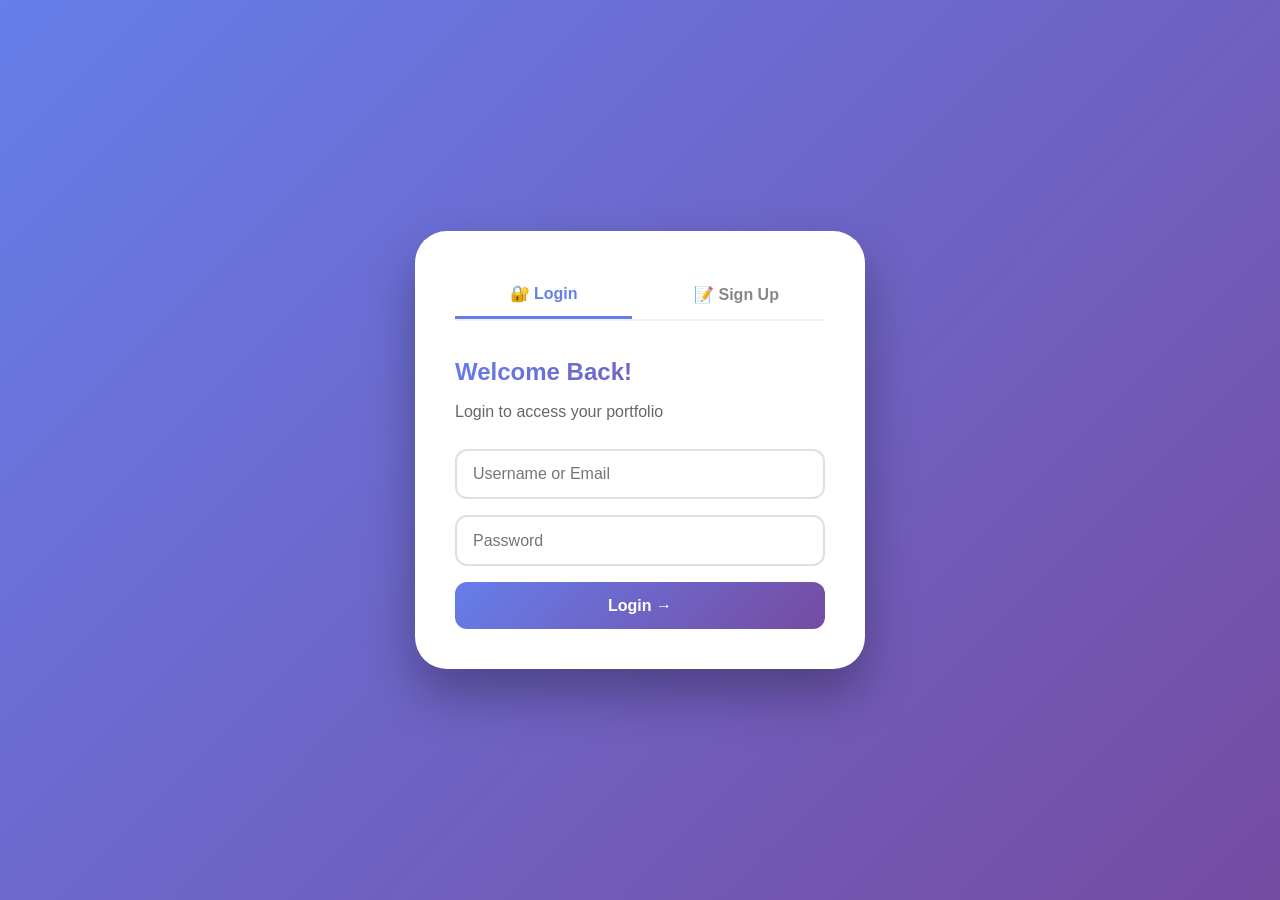
<file: index.html>
<!DOCTYPE html>
<html lang="en">
<head>
    <link rel="stylesheet" href="style.css">
    <meta charset="UTF-8">
    <meta name="viewport" content="width=device-width, initial-scale=1.0">
    <title>Login | Student Portfolio Hub</title>
    <style>
        * {
            margin: 0;
            padding: 0;
            box-sizing: border-box;
        }

        body {
            font-family: 'Poppins', 'Segoe UI', sans-serif;
            background: linear-gradient(135deg, #667eea 0%, #764ba2 100%);
            min-height: 100vh;
            display: flex;
            align-items: center;
            justify-content: center;
            padding: 2rem;
        }

        .auth-container {
            background: white;
            border-radius: 32px;
            padding: 2.5rem;
            max-width: 450px;
            width: 100%;
            box-shadow: 0 25px 50px rgba(0,0,0,0.3);
        }

        .auth-tabs {
            display: flex;
            gap: 1rem;
            margin-bottom: 2rem;
            border-bottom: 2px solid #f0f0f0;
        }

        .tab-btn {
            flex: 1;
            padding: 0.8rem;
            background: none;
            border: none;
            font-size: 1rem;
            font-weight: 600;
            cursor: pointer;
            color: #888;
            transition: all 0.3s;
        }

        .tab-btn.active {
            color: #667eea;
            border-bottom: 3px solid #667eea;
        }

        .auth-form {
            display: none;
        }

        .auth-form.active {
            display: block;
            animation: fadeScale 0.3s ease;
        }

        @keyframes fadeScale {
            from { opacity: 0; transform: scale(0.98); }
            to { opacity: 1; transform: scale(1); }
        }

        .auth-form h2 {
            margin-bottom: 0.5rem;
            background: linear-gradient(135deg, #667eea, #764ba2);
            -webkit-background-clip: text;
            -webkit-text-fill-color: transparent;
            background-clip: text;
        }

        .auth-form p {
            color: #666;
            margin-bottom: 1.5rem;
        }

        .auth-input {
            width: 100%;
            padding: 0.9rem 1rem;
            margin-bottom: 1rem;
            border: 2px solid #e0e0e0;
            border-radius: 12px;
            font-size: 1rem;
            transition: all 0.3s;
        }

        .auth-input:focus {
            outline: none;
            border-color: #667eea;
            box-shadow: 0 0 0 3px rgba(102,126,234,0.2);
        }

        .auth-btn {
            width: 100%;
            padding: 0.9rem;
            background: linear-gradient(135deg, #667eea, #764ba2);
            color: white;
            border: none;
            border-radius: 12px;
            font-weight: 600;
            font-size: 1rem;
            cursor: pointer;
            transition: transform 0.2s;
        }

        .auth-btn:hover {
            transform: translateY(-2px);
        }

        .auth-btn:disabled {
            opacity: 0.7;
            cursor: not-allowed;
        }

        .message {
            margin-top: 1rem;
            padding: 0.8rem;
            border-radius: 12px;
            display: none;
        }

        .message.error {
            background: #fee2e2;
            color: #dc2626;
            display: block;
        }

        .message.success {
            background: #dcfce7;
            color: #16a34a;
            display: block;
        }

        .loading-spinner {
            display: inline-block;
            width: 18px;
            height: 18px;
            border: 2px solid rgba(255,255,255,.3);
            border-radius: 50%;
            border-top-color: white;
            animation: spin 0.8s linear infinite;
            margin-right: 8px;
            vertical-align: middle;
        }

        @keyframes spin {
            to { transform: rotate(360deg); }
        }

        .modal {
            display: none;
            position: fixed;
            z-index: 9999;
            left: 0;
            top: 0;
            width: 100%;
            height: 100%;
            background-color: rgba(0, 0, 0, 0.6);
            align-items: center;
            justify-content: center;
        }

        .modal.show {
            display: flex;
        }

        .modal-content {
            background: white;
            border-radius: 20px;
            width: 90%;
            max-width: 500px;
            max-height: 80vh;
            overflow-y: auto;
            animation: fadeScale 0.3s ease;
        }

        .modal-header {
            padding: 1.5rem;
            border-bottom: 2px solid #f0f0f0;
            display: flex;
            justify-content: space-between;
            align-items: center;
        }

        .modal-header h3 {
            color: #667eea;
        }

        .close-btn {
            font-size: 1.5rem;
            cursor: pointer;
            color: #888;
            transition: color 0.2s;
        }

        .close-btn:hover {
            color: #dc2626;
        }

        .modal-body {
            padding: 1.5rem;
        }

        .modal-body p {
            margin-bottom: 1rem;
            line-height: 1.6;
        }

        .modal-footer {
            padding: 1rem 1.5rem 1.5rem;
        }
    </style>
</head>
<body>
    <div class="auth-container">
        <div class="auth-tabs">
            <button class="tab-btn active" data-tab="login">🔐 Login</button>
            <button class="tab-btn" data-tab="signup">📝 Sign Up</button>
        </div>
        
        <div id="loginForm" class="auth-form active">
            <h2>Welcome Back!</h2>
            <p>Login to access your portfolio</p>
            <input type="text" id="loginUsername" class="auth-input" placeholder="Username or Email">
            <input type="password" id="loginPassword" class="auth-input" placeholder="Password">
            <button id="loginBtn" class="auth-btn">Login →</button>
            <div id="loginMessage" class="message"></div>
        </div>
        
        <div id="signupForm" class="auth-form">
            <h2>Create Account</h2>
            <p>Join the student community</p>
            <input type="text" id="signupFullname" class="auth-input" placeholder="Full Name">
            <input type="text" id="signupUsername" class="auth-input" placeholder="Username">
            <input type="email" id="signupEmail" class="auth-input" placeholder="Email">
            <input type="password" id="signupPassword" class="auth-input" placeholder="Password (min 6 chars)">
            <input type="password" id="signupConfirm" class="auth-input" placeholder="Confirm Password">
            <label style="display:flex; gap:8px; margin-bottom:1rem; font-size:0.9rem;">
                <input type="checkbox" id="termsCheckbox">
                <span>
                    I agree to the 
                    <a href="#" id="openTerms" style="color:#667eea; font-weight:600;">
                        Terms and Conditions
                    </a>
                </span>
            </label>
            <button id="signupBtn" class="auth-btn">Create Account →</button>
            <div id="signupMessage" class="message"></div>
        </div>
    </div>

    <div id="termsModal" class="modal">
        <div class="modal-content">
            <div class="modal-header">
                <h3>Terms and Conditions</h3>
                <span class="close-btn" id="closeModal">&times;</span>
            </div>
            <div class="modal-body">
                <p><strong>1. Acceptance of Terms</strong><br>
                By accessing and using this website, users agree to comply with these Terms and Conditions.</p>

                <p><strong>2. User Content</strong><br>
                Students are responsible for the accuracy of their content. Offensive or illegal content is not allowed.</p>

                <p><strong>3. Privacy</strong><br>
                Personal data will be handled responsibly. Avoid sharing sensitive information.</p>

                <p><strong>4. Intellectual Property</strong><br>
                Students own their content but allow the platform to display it.</p>

                <p><strong>5. Prohibited Activities</strong><br>
                No hacking, false info, or misuse of the platform.</p>

                <p><strong>6. Limitation of Liability</strong><br>
                The platform is not responsible for damages from usage.</p>

                <p><strong>7. Changes to Terms</strong><br>
                Terms may change anytime. Continued use means acceptance.</p>
            </div>
            <div class="modal-footer">
                <button id="acceptTerms" class="auth-btn">Accept</button>
            </div>
        </div>
    </div>

    <script>
       // 1. Script URL
const SCRIPT_URL = "https://docs.google.com/spreadsheets/d/1IFS517-sz75EcRmem-SE-ONFnPfAO46djuLZUjvQmvc/edit?usp=sharing";

// 2. UI Elements
const modal = document.getElementById('termsModal');
const openTerms = document.getElementById('openTerms');
const closeModal = document.getElementById('closeModal');
const acceptTerms = document.getElementById('acceptTerms');
const checkbox = document.getElementById('termsCheckbox');

// 3. Modal Functionality
openTerms.onclick = (e) => { e.preventDefault(); modal.classList.add('show'); };
closeModal.onclick = () => modal.classList.remove('show');
acceptTerms.onclick = () => { checkbox.checked = true; modal.classList.remove('show'); };
window.onclick = (e) => { if (e.target === modal) modal.classList.remove('show'); };

// 4. API Core
async function callApi(action, data = {}) {
    const payload = { action, ...data };
    try {
        const response = await fetch(SCRIPT_URL, {
            method: 'POST',
            mode: 'cors',
            headers: { 'Content-Type': 'text/plain;charset=utf-8' },
            body: JSON.stringify(payload)
        });
        return await response.json();
    } catch (error) {
        console.error('Connection Error:', error);
        throw error;
    }
}

// 5. Auth Handlers
async function handleSignup() {
    const fields = {
        fullname: document.getElementById('signupFullname').value.trim(),
        username: document.getElementById('signupUsername').value.trim(),
        email: document.getElementById('signupEmail').value.trim(),
        password: document.getElementById('signupPassword').value,
        confirm: document.getElementById('signupConfirm').value
    };
    
    if (Object.values(fields).some(v => !v)) return showMessage(document.getElementById('signupMessage'), '❌ Fill all fields', 'error');
    if (fields.password !== fields.confirm) return showMessage(document.getElementById('signupMessage'), '❌ Passwords mismatch', 'error');
    if (fields.password.length < 6) return showMessage(document.getElementById('signupMessage'), '❌ Min 6 characters', 'error');
    if (!checkbox.checked) return showMessage(document.getElementById('signupMessage'), '❌ Accept Terms', 'error');
    

    const btn = document.getElementById('signupBtn');
    btn.disabled = true;
    btn.innerHTML = '<span class="loading-spinner"></span> Creating...';

    try {
        const result = await callApi('signup', fields);
        if (result.success) {
            showMessage(document.getElementById('signupMessage'), '✅ Success! Redirecting...', 'success');
            setTimeout(() => document.querySelector('[data-tab="login"]').click(), 1500);
        } else {
            showMessage(document.getElementById('signupMessage'), '❌ ' + result.message, 'error');
        }
    } catch (e) {
        showMessage(document.getElementById('signupMessage'), '❌ Server Error', 'error');
    } finally {
        btn.disabled = false;
        btn.innerHTML = 'Create Account →';
    }
}

async function handleLogin() {
    const username = document.getElementById('loginUsername').value.trim();
    const password = document.getElementById('loginPassword').value;
    if (!username || !password) return showMessage(document.getElementById('loginMessage'), '❌ Fill all fields', 'error');

    const btn = document.getElementById('loginBtn');
    btn.disabled = true;
    btn.innerHTML = '<span class="loading-spinner"></span>...';

    try {
        const result = await callApi('login', { username, password });
        if (result.success) {
            localStorage.setItem('currentUser', JSON.stringify(result.user));
            window.location.href = 'dashboard.html';
        } else {
            showMessage(document.getElementById('loginMessage'), '❌ Invalid credentials', 'error');
            console.log("im heere")
        }
    } catch (e) {
        showMessage(document.getElementById('loginMessage'), '❌ Connection error', 'error');
    } finally {
        btn.disabled = false;
        btn.innerHTML = 'Login →';
    }
}

// 6. Event Listeners
document.getElementById('loginBtn').onclick = handleLogin;
document.getElementById('signupBtn').onclick = handleSignup;
document.getElementById('loginPassword').onkeypress = (e) => { if(e.key === 'Enter') handleLogin(); };

function showMessage(el, txt, cls) {
    el.textContent = txt;
    el.className = `message ${cls}`;
    el.style.display = 'block';
}

document.querySelectorAll('.tab-btn').forEach(btn => {
    btn.onclick = () => {
        const tab = btn.dataset.tab;
        document.querySelectorAll('.tab-btn').forEach(b => b.classList.remove('active'));
        btn.classList.add('active');
        document.getElementById('loginForm').classList.toggle('active', tab === 'login');
        document.getElementById('signupForm').classList.toggle('active', tab === 'signup');
    };
});
    </script>
</body>
</html>
</file>
<file: style.css>
* {
    margin: 0;
    padding: 0;
    box-sizing: border-box;
}

body {
    font-family: 'Poppins', 'Segoe UI', sans-serif;
    line-height: 1.6;
    color: #2d2d2d;
    overflow-x: hidden;
    background: #fafafa;
}

::-webkit-scrollbar {
    width: 10px;
}
::-webkit-scrollbar-track {
    background: #f1f1f1;
}
::-webkit-scrollbar-thumb {
    background: linear-gradient(45deg, #667eea 0%, #764ba2 100%);
    border-radius: 5px;
}

nav {
    position: fixed;
    top: 0;
    width: 100%;
    background: rgba(255, 255, 255, 0.96);
    backdrop-filter: blur(10px);
    z-index: 1000;
    padding: 1rem 0;
    box-shadow: 0 2px 20px rgba(0,0,0,0.08);
    transition: all 0.3s ease;
}

nav.scrolled {
    padding: 0.7rem 0;
    background: white;
    box-shadow: 0 2px 25px rgba(0,0,0,0.1);
}

.nav-container {
    max-width: 1200px;
    margin: 0 auto;
    display: flex;
    justify-content: space-between;
    align-items: center;
    padding: 0 2rem;
}

.logo {
    font-size: 1.5rem;
    font-weight: 700;
    background: linear-gradient(135deg, #667eea 0%, #764ba2 100%);
    -webkit-background-clip: text;
    -webkit-text-fill-color: transparent;
    background-clip: text;
}

.nav-links {
    display: flex;
    list-style: none;
    gap: 2rem;
    align-items: center;
}

.nav-links a {
    text-decoration: none;
    color: #2d2d2d;
    font-weight: 500;
    transition: color 0.3s ease;
}

.nav-links a:hover {
    color: #667eea;
}

.user-badge {
    background: #f0eef7;
    padding: 0.4rem 1rem;
    border-radius: 30px;
    font-weight: 500;
    color: #5a4fcf;
}

.btn-logout {
    background: #fee2e2;
    border: none;
    padding: 0.4rem 1.2rem;
    border-radius: 30px;
    cursor: pointer;
    color: #dc2626;
    font-weight: 500;
    transition: 0.2s;
}

.btn-logout:hover {
    background: #fecaca;
}

.hamburger {
    display: none;
    flex-direction: column;
    cursor: pointer;
    gap: 5px;
}

.hamburger span {
    width: 25px;
    height: 3px;
    background: #2d2d2d;
    transition: 0.3s;
    border-radius: 2px;
}

.container {
    max-width: 1200px;
    margin: 0 auto;
    padding: 2rem;
}

.card {
    background: white;
    border-radius: 24px;
    padding: 1.5rem;
    box-shadow: 0 10px 30px rgba(0,0,0,0.1);
    margin-bottom: 1.5rem;
}

.card-header {
    display: flex;
    align-items: center;
    gap: 1rem;
    padding-bottom: 1rem;
    border-bottom: 2px solid #f0f0f0;
}

.avatar {
    width: 60px;
    height: 60px;
    background: linear-gradient(135deg, #667eea, #764ba2);
    border-radius: 50%;
    display: flex;
    align-items: center;
    justify-content: center;
    font-size: 1.8rem;
    font-weight: bold;
    color: white;
}

.students-grid {
    display: grid;
    grid-template-columns: repeat(auto-fill, minmax(320px, 1fr));
    gap: 1.5rem;
}

.student-card {
    background: white;
    border-radius: 20px;
    padding: 1.5rem;
    text-align: center;
    cursor: pointer;
    transition: transform 0.3s, box-shadow 0.3s;
    box-shadow: 0 5px 20px rgba(0,0,0,0.1);
}

.student-card:hover {
    transform: translateY(-5px);
    box-shadow: 0 15px 35px rgba(0,0,0,0.15);
}

.student-avatar {
    width: 80px;
    height: 80px;
    background: linear-gradient(135deg, #667eea, #764ba2);
    border-radius: 50%;
    display: flex;
    align-items: center;
    justify-content: center;
    font-size: 2rem;
    font-weight: bold;
    color: white;
    margin: 0 auto 1rem;
    object-fit: cover;
}

.search-container {
    margin-bottom: 2rem;
}

.search-input {
    width: 100%;
    max-width: 500px;
    padding: 1rem 1.5rem;
    border: 2px solid #e2e8f0;
    border-radius: 50px;
    font-size: 1rem;
    outline: none;
    transition: all 0.3s;
}

.search-input:focus {
    border-color: #667eea;
    box-shadow: 0 0 0 3px rgba(102,126,234,0.2);
}

.skill-tag {
    display: inline-block;
    background: #e0e7ff;
    padding: 0.3rem 0.8rem;
    border-radius: 20px;
    font-size: 0.8rem;
    margin: 0.2rem;
    color: #4f46e5;
}

.loading-spinner {
    display: inline-block;
    width: 18px;
    height: 18px;
    border: 2px solid #e2e8f0;
    border-radius: 50%;
    border-top-color: #667eea;
    animation: spin 0.8s linear infinite;
    margin-right: 8px;
}

@keyframes spin {
    to { transform: rotate(360deg); }
}

/* Additional styles for dashboard and editor */
.profile-large-avatar {
    width: 150px;
    height: 150px;
    background: rgba(255,255,255,0.2);
    border-radius: 50%;
    display: flex;
    align-items: center;
    justify-content: center;
    font-size: 3.5rem;
    font-weight: bold;
    margin: 0 auto 1rem;
    border: 4px solid white;
    object-fit: cover;
    position: relative;
    z-index: 1;
}

.btn-edit, .btn-view-students, .btn-secondary, .btn-primary {
    display: inline-block;
    padding: 0.8rem 1.5rem;
    border-radius: 40px;
    text-decoration: none;
    font-weight: 600;
    transition: transform 0.2s;
    cursor: pointer;
    border: none;
}

.btn-edit {
    background: white;
    color: #667eea;
    border: 2px solid white;
}

.btn-view-students {
    background: rgba(255,255,255,0.2);
    color: white;
    border: 2px solid white;
}

.btn-secondary {
    background: #e2e8f0;
    color: #4a5568;
}

.btn-primary {
    background: linear-gradient(135deg, #667eea, #764ba2);
    color: white;
}

.btn-edit:hover, .btn-view-students:hover, .btn-secondary:hover, .btn-primary:hover {
    transform: translateY(-2px);
}

.project-card {
    background: #f8fafc;
    padding: 1rem;
    border-radius: 12px;
    margin-bottom: 1rem;
    border-left: 4px solid #667eea;
}

.achievement-badge {
    display: inline-block;
    background: #fef3c7;
    padding: 0.4rem 1rem;
    border-radius: 20px;
    margin: 0.3rem;
    font-size: 0.85rem;
}

.contact-info {
    display: flex;
    align-items: center;
    gap: 1rem;
    flex-wrap: wrap;
    background: #f8fafc;
    padding: 1rem;
    border-radius: 12px;
}

@media (max-width: 768px) {
    .nav-links {
        position: fixed;
        left: -100%;
        top: 70px;
        flex-direction: column;
        background: white;
        width: 100%;
        text-align: center;
        transition: 0.3s;
        padding: 2rem 0;
        gap: 1.5rem;
        box-shadow: 0 10px 20px rgba(0,0,0,0.1);
    }
    .nav-links.active {
        left: 0;
    }
    .hamburger {
        display: flex;
    }
    .hamburger.active span:nth-child(1) {
        transform: rotate(45deg) translate(5px, 5px);
    }
    .hamburger.active span:nth-child(2) {
        opacity: 0;
    }
    .hamburger.active span:nth-child(3) {
        transform: rotate(-45deg) translate(7px, -6px);
    }
    .container {
        padding: 1rem;
    }
    .students-grid {
        grid-template-columns: 1fr;
    }
}
</file>
